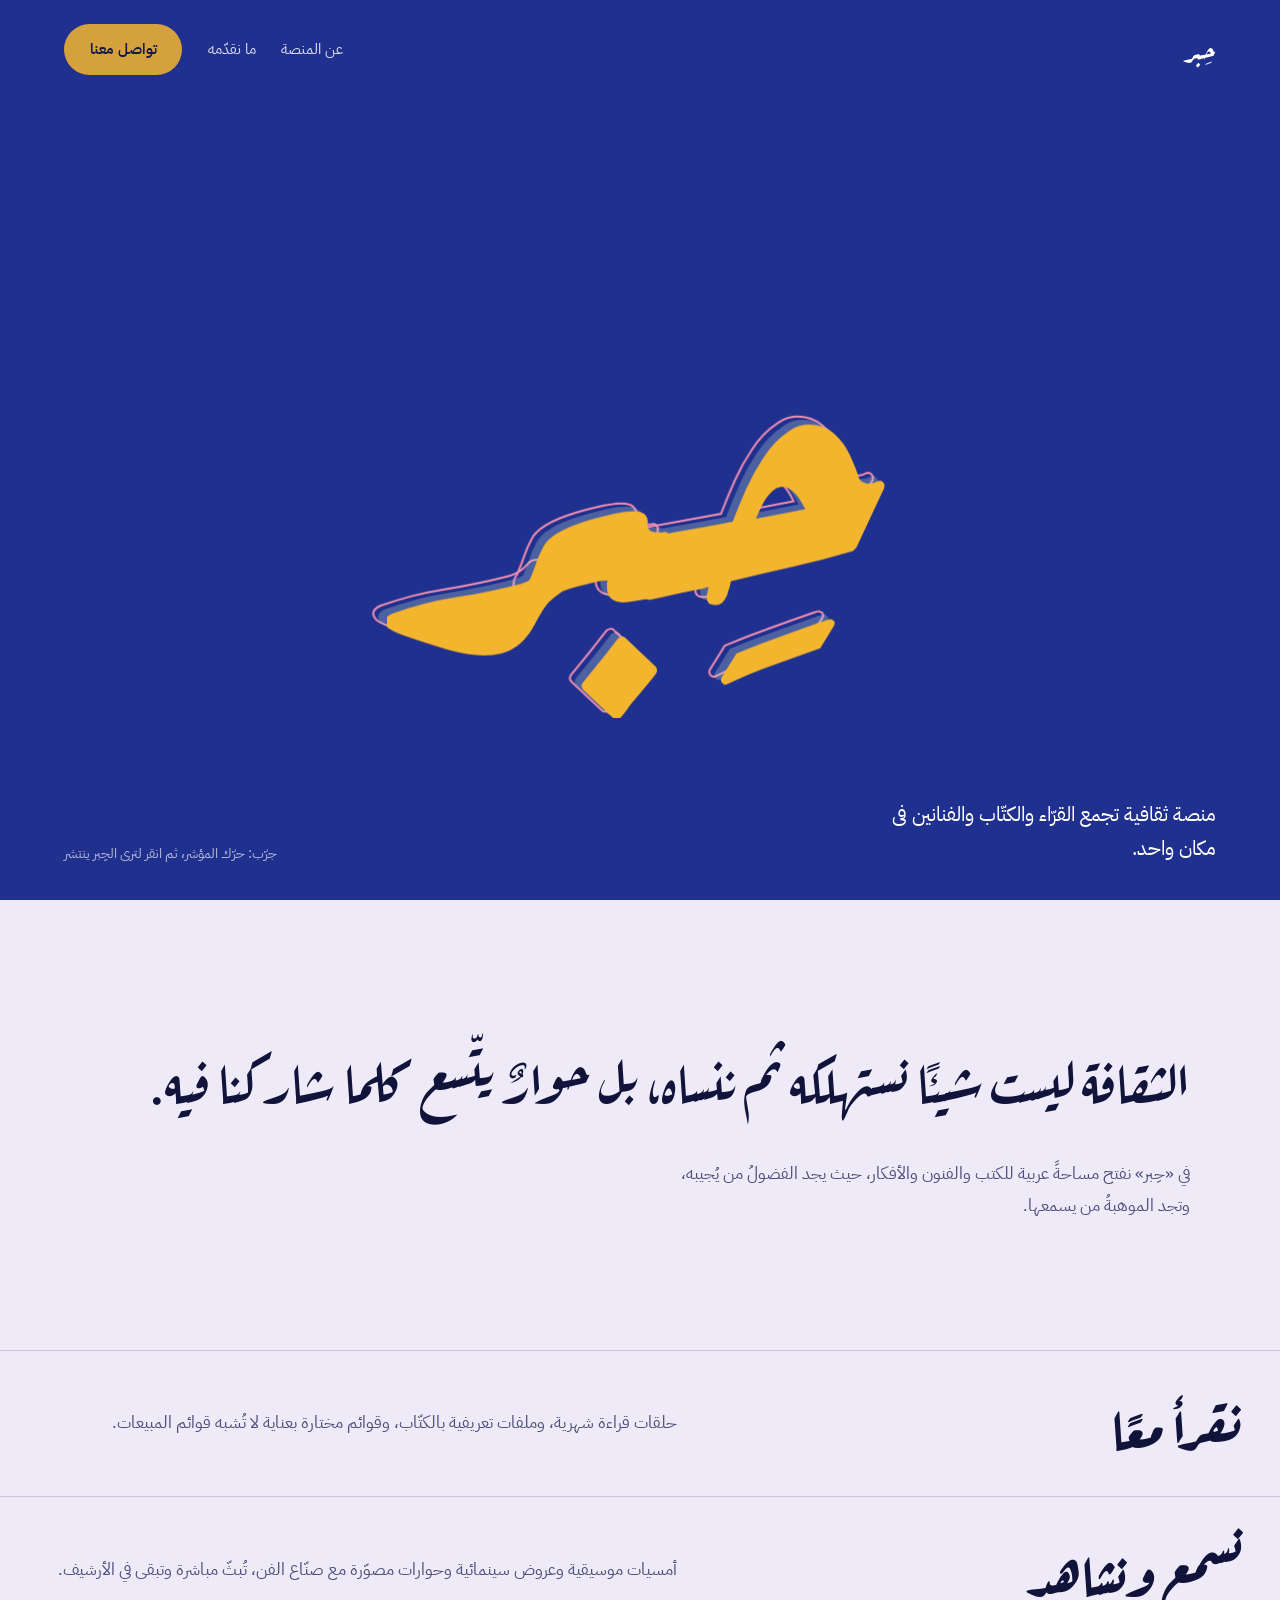
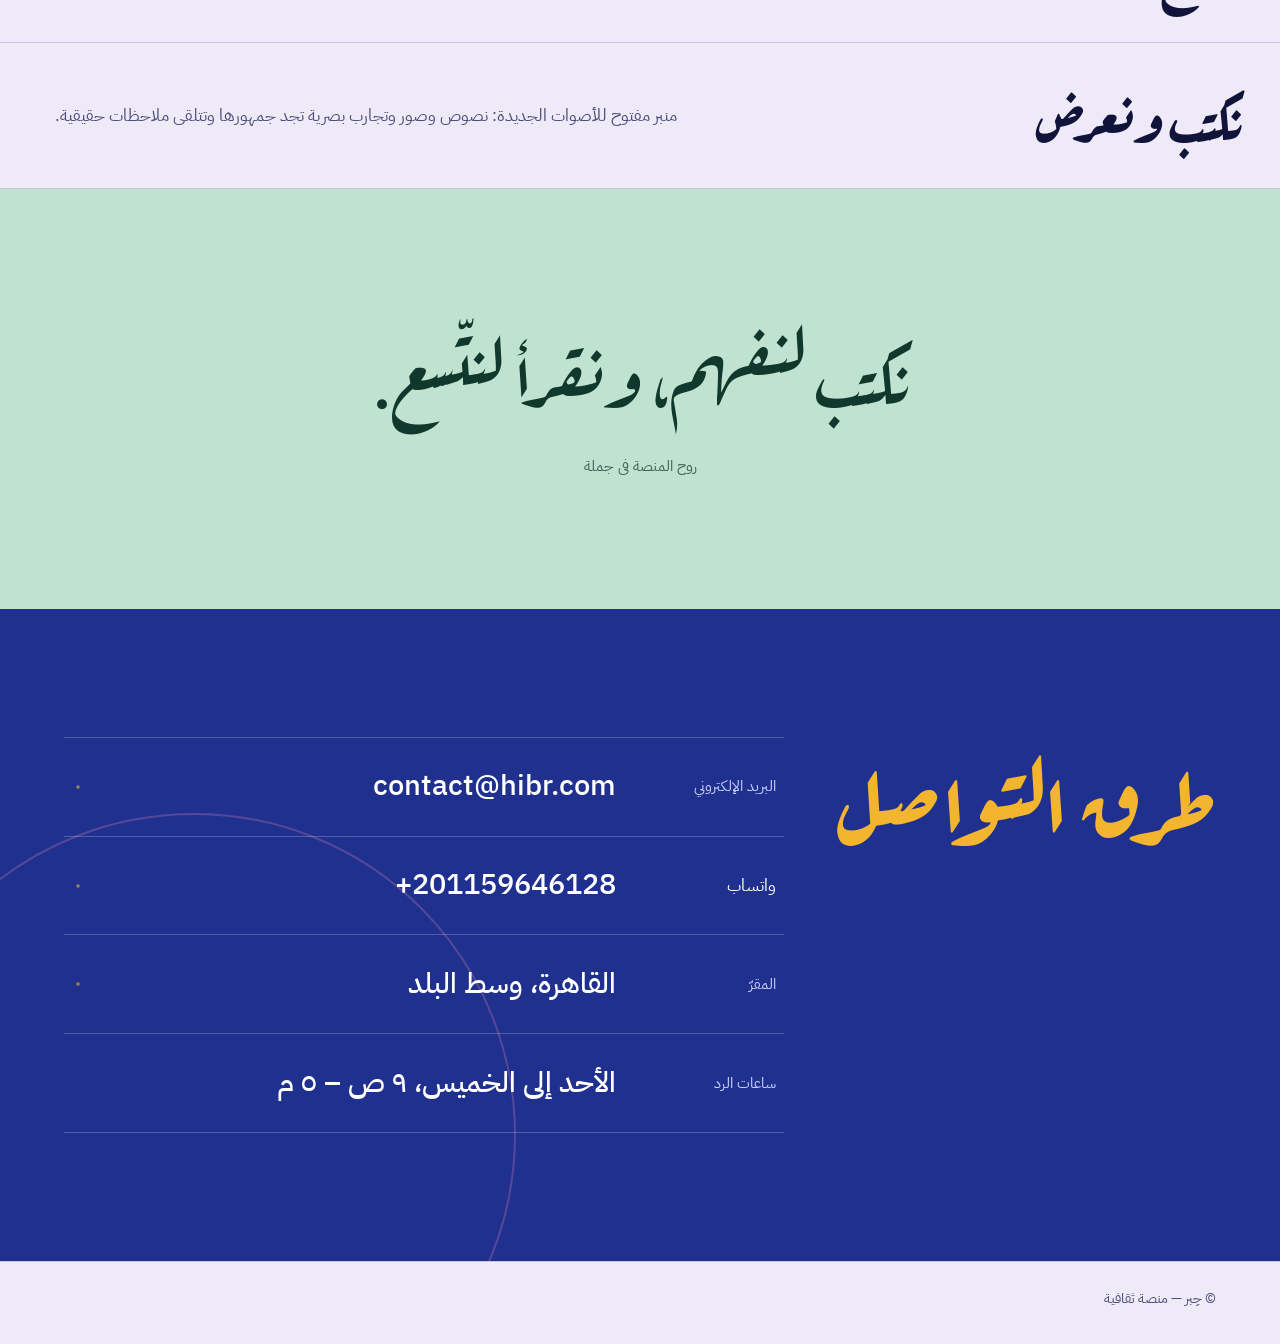
<file: index.html>
<!DOCTYPE html>
<html lang="ar" dir="rtl">

<head>
  <meta charset="utf-8">
  <meta name="viewport" content="width=device-width, initial-scale=1, viewport-fit=cover">
  <title>حِبر — منصة ثقافية</title>
  <link rel="icon" type="image/svg+xml"
    href="data:image/svg+xml,%3Csvg xmlns='http://www.w3.org/2000/svg' viewBox='0 0 64 64'%3E%3Crect width='64' height='64' rx='14' fill='%2320308f'/%3E%3Cpath d='M32 20c-5-3-12-4-19-3v28c7-1 14 0 19 3 5-3 12-4 19-3V17c-7-1-14 0-19 3z' fill='%23f4b52e'/%3E%3Cpath d='M32 20v28' stroke='%2320308f' stroke-width='2.5'/%3E%3C/svg%3E">
  <link rel="preconnect" href="https://fonts.googleapis.com">
  <link rel="preconnect" href="https://fonts.gstatic.com" crossorigin>
  <link
    href="https://fonts.googleapis.com/css2?family=Aref+Ruqaa:wght@400;700&family=IBM+Plex+Sans+Arabic:wght@400;500;600&display=swap"
    rel="stylesheet">
  <link rel="stylesheet" href="style.css">
</head>

<body>

  <header class="hero" id="hero">
    <div class="nav">
      <a class="logo" href="#hero">حِبر</a>
      <nav>
        <a href="#about">عن المنصة</a>
        <a href="#areas">ما نقدّمه</a>
        <a class="btn" href="#join">تواصل معنا</a>
      </nav>
    </div>
    <div class="stage">
      <h1 class="word" aria-label="حِبر">
        <span class="l1" aria-hidden="true">حِبر</span>
        <span class="l2" aria-hidden="true">حِبر</span>
        <span class="l3" aria-hidden="true">حِبر</span>
      </h1>
    </div>
    <div class="foot">
      <p>منصة ثقافية تجمع القرّاء والكتّاب والفنانين فى مكان واحد.</p>
      <p class="hint">جرّب: حرّك المؤشر، ثم انقر لترى الحِبر ينتشر</p>
    </div>
  </header>

  <main>
    <section class="wrap" id="about">
      <div class="statement">
        الثقافة ليست شيئًا نستهلكه ثم ننساه، بل حوارٌ يتّسع كلما شاركنا فيه.
        <small>في «حِبر» نفتح مساحةً عربية للكتب والفنون والأفكار، حيث يجد الفضولُ من يُجيبه، وتجد الموهبةُ من
          يسمعها.</small>
      </div>
    </section>

    <section id="areas">
      <ul class="areas">
        <li tabindex="0">
          <h3>نقرأ معًا</h3>
          <p>حلقات قراءة شهرية، وملفات تعريفية بالكتّاب، وقوائم مختارة بعناية لا تُشبه قوائم المبيعات.</p>
        </li>
        <li tabindex="0">
          <h3>نسمع ونشاهد</h3>
          <p>أمسيات موسيقية وعروض سينمائية وحوارات مصوّرة مع صنّاع الفن، تُبثّ مباشرة وتبقى في الأرشيف.</p>
        </li>
        <li tabindex="0">
          <h3>نكتب ونعرض</h3>
          <p>منبر مفتوح للأصوات الجديدة: نصوص وصور وتجارب بصرية تجد جمهورها وتتلقى ملاحظات حقيقية.</p>
        </li>
      </ul>
    </section>

    <section class="wrap quote">
      <blockquote>نكتب لنفهم، ونقرأ لنتّسع.</blockquote>
      <p>روح المنصة فى جملة</p>
    </section>

    <section class="wrap contact" id="join">
      <div class="contact-in">
        <h2>طرق التواصل</h2>
        <ul class="ways">
          <li><a class="way" href="mailto:hello@hibr.example"><span class="lbl">البريد الإلكتروني</span><span
                class="val">contact@hibr.com</span></a></li>
          <li><a class="way" href="https://wa.me/201159646128" target="_blank><span class=" lbl">واتساب</span><span
                class="val">+201159646128</span></a></li>
          <li><a class="way" href="https://www.google.com/maps/search/?api=1&query=Downtown+Cairo,+Egypt"
              target="_blank" rel="noopener"><span class="lbl">المقرّ</span><span class="val ar">القاهرة، وسط
                البلد</span></a></li>
          <li>
            <div class="way"><span class="lbl">ساعات الرد</span><span class="val ar">الأحد إلى الخميس، ٩ ص – ٥ م</span>
            </div>
          </li>
        </ul>
      </div>
    </section>
  </main>

  <footer>
    <span>© حِبر — منصة ثقافية</span>
  </footer>

  <script src="script.js"></script>
</body>

</html>
</file>
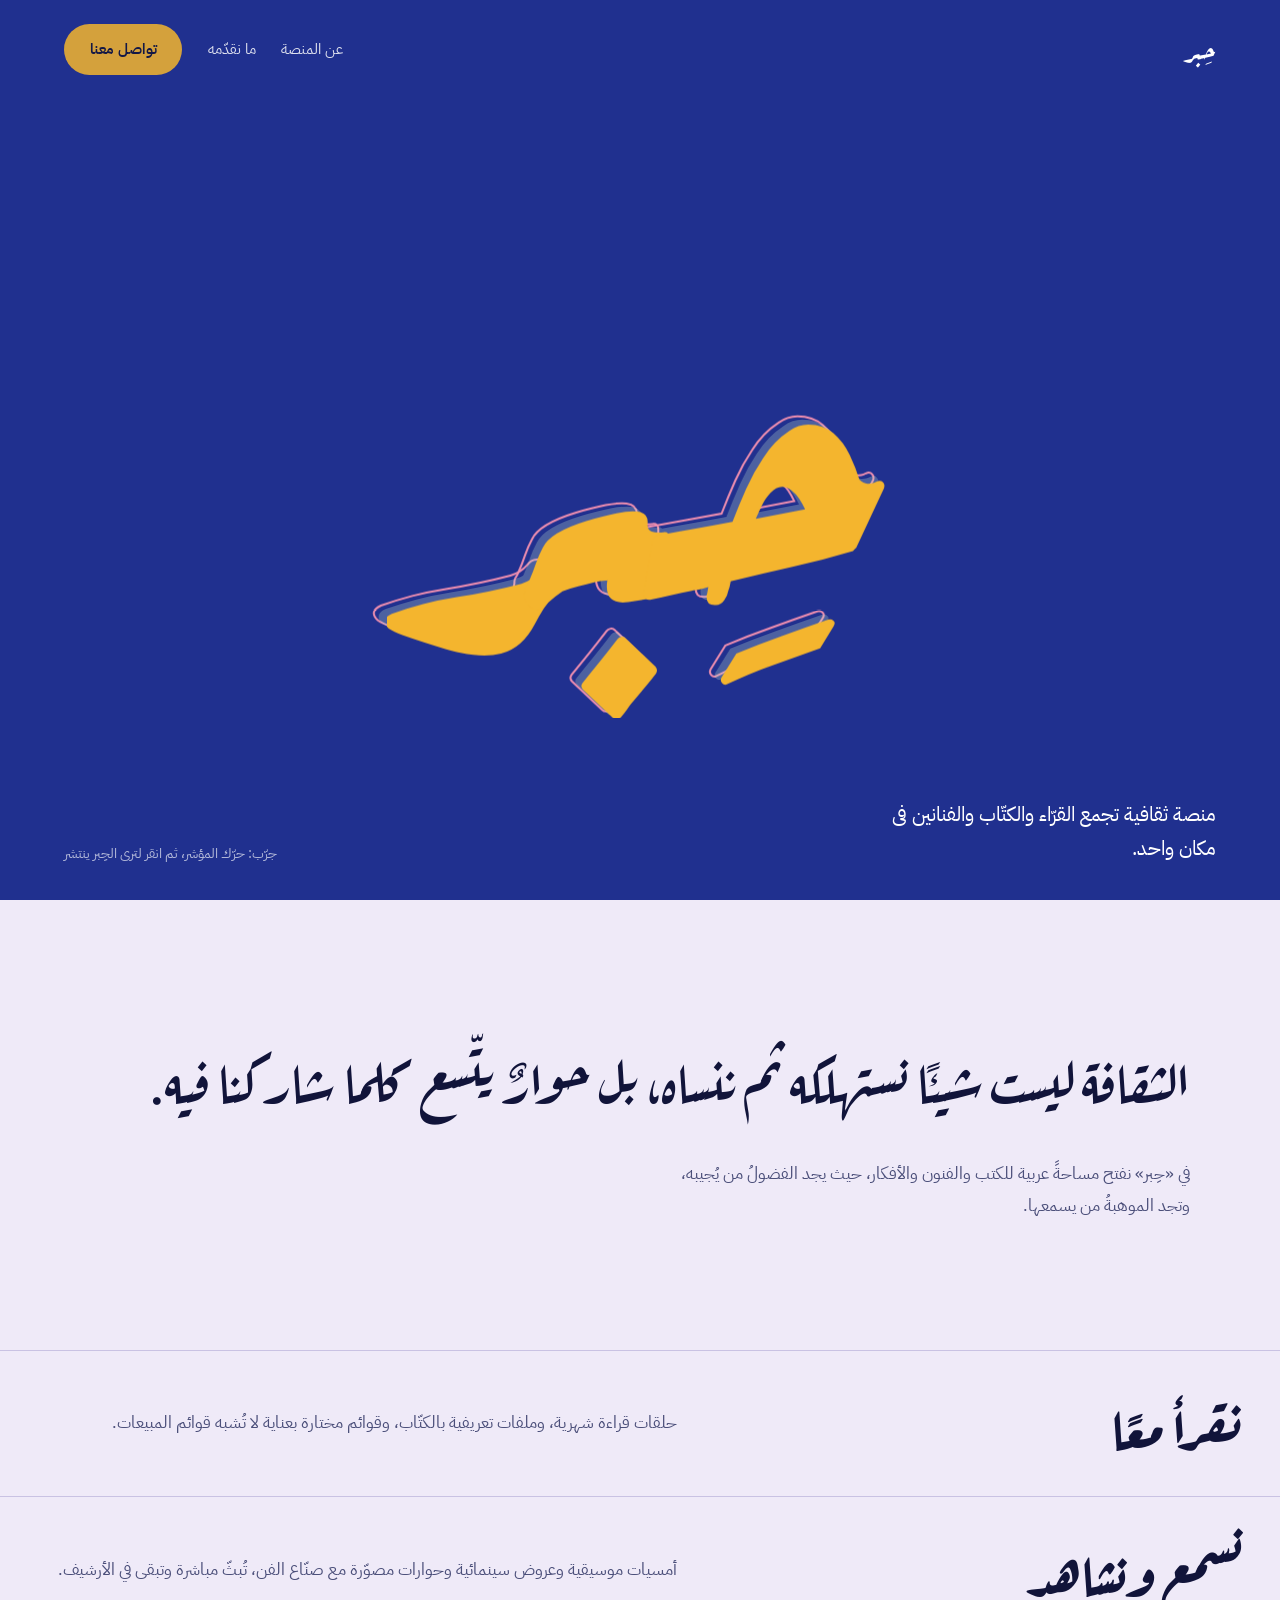
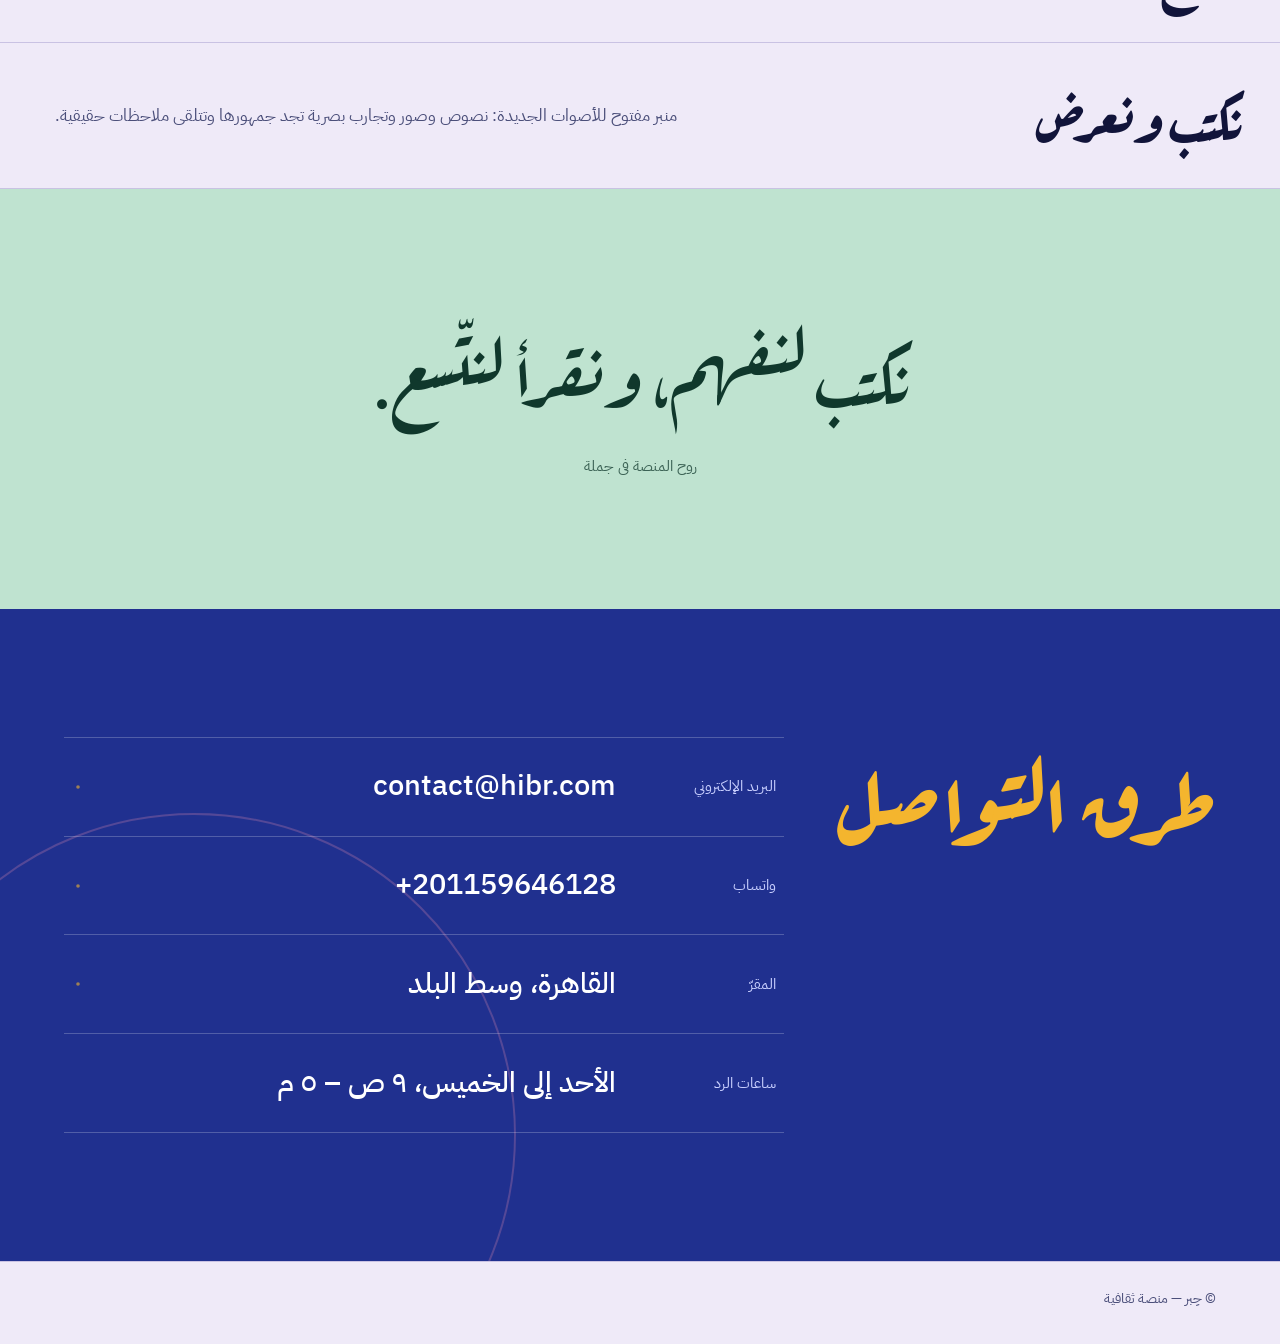
<file: حِبر — منصة ثقافية.html>
<!DOCTYPE html>
<html lang="ar" dir="rtl">

<head>
  <meta charset="utf-8">
  <meta name="viewport" content="width=device-width, initial-scale=1, viewport-fit=cover">
  <title>حِبر — منصة ثقافية</title>
  <link rel="preconnect" href="https://fonts.googleapis.com">
  <link rel="preconnect" href="https://fonts.gstatic.com" crossorigin>
  <link
    href="https://fonts.googleapis.com/css2?family=Aref+Ruqaa:wght@400;700&family=IBM+Plex+Sans+Arabic:wght@400;500;600&display=swap"
    rel="stylesheet">
  <link rel="stylesheet" href="حِبر — منصة ثقافية.css">
</head>

<body>

  <header class="hero" id="hero">
    <div class="nav">
      <a class="logo" href="#hero">حِبر</a>
      <nav>
        <a href="#about">عن المنصة</a>
        <a href="#areas">ما نقدّمه</a>
        <a class="btn" href="#join">تواصل معنا</a>
      </nav>
    </div>
    <div class="stage">
      <h1 class="word" aria-label="حِبر">
        <span class="l1" aria-hidden="true">حِبر</span>
        <span class="l2" aria-hidden="true">حِبر</span>
        <span class="l3" aria-hidden="true">حِبر</span>
      </h1>
    </div>
    <div class="foot">
      <p>منصة ثقافية تجمع القرّاء والكتّاب والفنانين فى مكان واحد.</p>
      <p class="hint">جرّب: حرّك المؤشر، ثم انقر لترى الحِبر ينتشر</p>
    </div>
  </header>

  <main>
    <section class="wrap" id="about">
      <div class="statement">
        الثقافة ليست شيئًا نستهلكه ثم ننساه، بل حوارٌ يتّسع كلما شاركنا فيه.
        <small>في «حِبر» نفتح مساحةً عربية للكتب والفنون والأفكار، حيث يجد الفضولُ من يُجيبه، وتجد الموهبةُ من
          يسمعها.</small>
      </div>
    </section>

    <section id="areas">
      <ul class="areas">
        <li tabindex="0">
          <h3>نقرأ معًا</h3>
          <p>حلقات قراءة شهرية، وملفات تعريفية بالكتّاب، وقوائم مختارة بعناية لا تُشبه قوائم المبيعات.</p>
        </li>
        <li tabindex="0">
          <h3>نسمع ونشاهد</h3>
          <p>أمسيات موسيقية وعروض سينمائية وحوارات مصوّرة مع صنّاع الفن، تُبثّ مباشرة وتبقى في الأرشيف.</p>
        </li>
        <li tabindex="0">
          <h3>نكتب ونعرض</h3>
          <p>منبر مفتوح للأصوات الجديدة: نصوص وصور وتجارب بصرية تجد جمهورها وتتلقى ملاحظات حقيقية.</p>
        </li>
      </ul>
    </section>

    <section class="wrap quote">
      <blockquote>نكتب لنفهم، ونقرأ لنتّسع.</blockquote>
      <p>روح المنصة فى جملة</p>
    </section>

    <section class="wrap contact" id="join">
      <div class="contact-in">
        <h2>طرق التواصل</h2>
        <ul class="ways">
          <li><a class="way" href="mailto:hello@hibr.example"><span class="lbl">البريد الإلكتروني</span><span
                class="val">contact@hibr.com</span></a></li>
          <li><a class="way" href="https://wa.me/201159646128"><span class="lbl">واتساب</span><span
                class="val">+201159646128</span></a></li>
          <li><a class="way" href="https://www.google.com/maps/search/?api=1&query=Downtown+Cairo,+Egypt"
              target="_blank" rel="noopener"><span class="lbl">المقرّ</span><span class="val ar">القاهرة، وسط
                البلد</span></a></li>
          <li>
            <div class="way"><span class="lbl">ساعات الرد</span><span class="val ar">الأحد إلى الخميس، ٩ ص – ٥ م</span>
            </div>
          </li>
        </ul>
      </div>
    </section>
  </main>

  <footer>
    <span>© حِبر — منصة ثقافية</span>
  </footer>

  <script src="حِبر — منصة ثقافية.js"></script>
</body>

</html>
</file>
<file: style.css>
:root {
        --bg: #efeaf8;
        --fg: #11143a;
        --muted: #4b4f7a;
        --lapis: #20308f;
        --saffron: #f4b52e;
        --rose: #f08fb0;
        --mint: #bfe3d0;
        --mint-fg: #10382c;
        --line: #c9c2e3;
        box-sizing: border-box;
        padding-top: env(safe-area-inset-top, 0px);
        padding-bottom: env(safe-area-inset-bottom, 0px);
        color-scheme: light
    }

    html {
        scroll-padding-top: env(safe-area-inset-top, 0px)
    }

    @media (prefers-color-scheme:dark) {
        :root:not([data-theme="light"]) {
            --bg: #0d0f2b;
            --fg: #ece9f7;
            --muted: #a9acd3;
            --mint: #12382f;
            --mint-fg: #cdeee0;
            --line: #2a2f6b;
            color-scheme: dark
        }
    }

    :root[data-theme="dark"] {
        --bg: #0d0f2b;
        --fg: #ece9f7;
        --muted: #a9acd3;
        --mint: #12382f;
        --mint-fg: #cdeee0;
        --line: #2a2f6b;
        color-scheme: dark
    }

    * {
        box-sizing: border-box;
        margin: 0
    }

    body {
        background: var(--bg);
        color: var(--fg);
        font-family: "IBM Plex Sans Arabic", Tahoma, "Segoe UI", sans-serif;
        line-height: 1.9;
        font-size: 1.05rem;
        overflow-x: hidden
    }

    .display {
        font-family: "Aref Ruqaa", "Amiri", "Traditional Arabic", serif
    }

    a {
        color: inherit
    }

    :focus-visible {
        outline: 3px solid var(--saffron);
        outline-offset: 3px
    }

    /* Hero */
    .hero {
        position: relative;
        min-height: 100svh;
        background: var(--lapis);
        color: #fff;
        display: flex;
        flex-direction: column;
        overflow: hidden;
        isolation: isolate
    }

    .nav {
        display: flex;
        justify-content: space-between;
        align-items: center;
        padding: 1.4rem clamp(1.2rem, 5vw, 4rem);
        position: relative;
        z-index: 3
    }

    .logo {
        font-family: "Aref Ruqaa", serif;
        font-size: 1.8rem;
        text-decoration: none
    }

    .nav nav {
        display: flex;
        gap: 1.6rem;
        align-items: center;
        font-size: .95rem
    }

    .nav nav a {
        text-decoration: none;
        opacity: .85
    }

    .nav nav a:hover {
        opacity: 1
    }

    .btn {
        display: inline-block;
        padding: .7rem 1.6rem;
        border-radius: 999px;
        background: var(--saffron);
        color: #11143a;
        font-weight: 600;
        text-decoration: none;
        transition: transform .25s, background .25s
    }

    .btn:hover {
        transform: translateY(-3px);
        background: #fff
    }

    .stage {
        flex: 1;
        display: grid;
        place-items: center;
        position: relative;
        z-index: 2;
        padding: 0 1rem
    }

    .word {
        display: grid;
        font-family: "Aref Ruqaa", serif;
        font-weight: 700;
        font-size: clamp(9rem, 36vw, 28rem);
        line-height: 1.25;
        cursor: crosshair;
        user-select: none;
        -webkit-user-select: none
    }

    .word span {
        grid-area: 1/1;
        will-change: transform;
        text-align: center
    }

    .l1 {
        color: transparent;
        -webkit-text-stroke: 2px var(--rose);
        transform: translate(calc(var(--px, 0)*-46px), calc(var(--py, 0)*-30px));
        animation: fade 1.2s 1.2s both
    }

    .l2 {
        color: var(--mint);
        opacity: .28;
        transform: translate(calc(var(--px, 0)*-22px), calc(var(--py, 0)*-14px));
        animation: fade 1.2s 1.0s both
    }

    .l3 {
        color: var(--saffron);
        transform: translate(calc(var(--px, 0)*10px), calc(var(--py, 0)*8px));
        animation: wipe 1.7s cubic-bezier(.7, 0, .2, 1) both
    }

    @keyframes wipe {
        from {
            clip-path: inset(0 0 0 100%)
        }

        to {
            clip-path: inset(0)
        }
    }

    @keyframes fade {
        from {
            opacity: 0
        }
    }

    .foot {
        display: flex;
        justify-content: space-between;
        align-items: flex-end;
        gap: 1.5rem;
        flex-wrap: wrap;
        padding: 1.5rem clamp(1.2rem, 5vw, 4rem) 2.2rem;
        position: relative;
        z-index: 3
    }

    .foot p {
        max-width: 30ch;
        font-size: 1.25rem;
        line-height: 1.7;
        animation: fade 1s 1.8s both
    }

    .foot .hint {
        font-size: .85rem;
        opacity: .65;
        max-width: none
    }

    .ink {
        position: absolute;
        border-radius: 50%;
        pointer-events: none;
        width: 40px;
        height: 40px;
        margin: -20px 0 0 -20px;
        background: var(--rose);
        mix-blend-mode: screen;
        opacity: .55;
        animation: drop 1.4s ease-out forwards;
        z-index: 1
    }

    @keyframes drop {
        to {
            transform: scale(40);
            opacity: 0
        }
    }

    /* Sections */
    .wrap {
        padding: clamp(4rem, 10vw, 8rem) clamp(1.2rem, 5vw, 4rem)
    }

    .statement {
        max-width: 1100px;
        margin-inline: auto;
        font-family: "Aref Ruqaa", serif;
        font-size: clamp(1.9rem, 4.6vw, 3.6rem);
        line-height: 1.7
    }

    .statement small {
        display: block;
        margin-top: 2rem;
        font-family: "IBM Plex Sans Arabic", sans-serif;
        font-size: 1.05rem;
        color: var(--muted);
        max-width: 52ch;
        line-height: 1.9
    }

    .areas {
        list-style: none;
        padding: 0;
        border-top: 1px solid var(--line)
    }

    .areas li {
        display: grid;
        grid-template-columns: 1fr 1.2fr;
        gap: 2rem;
        align-items: center;
        padding: 2.2rem clamp(1rem, 3vw, 2.5rem);
        border-bottom: 1px solid var(--line);
        transition: background .35s, color .35s, padding .35s;
        cursor: default
    }

    .areas h3 {
        font-family: "Aref Ruqaa", serif;
        font-weight: 700;
        font-size: clamp(2rem, 5vw, 3.6rem);
        line-height: 1.3
    }

    .areas p {
        color: var(--muted);
        transition: color .35s
    }

    .areas li:hover,
    .areas li:focus-within {
        background: var(--lapis);
        color: #fff;
        padding-block: 3rem
    }

    .areas li:hover p,
    .areas li:focus-within p {
        color: #dfe3ff
    }

    .areas li:hover h3,
    .areas li:focus-within h3 {
        color: var(--saffron)
    }

    .quote {
        background: var(--mint);
        color: var(--mint-fg);
        text-align: center
    }

    .quote blockquote {
        font-family: "Aref Ruqaa", serif;
        font-size: clamp(2rem, 6vw, 4.6rem);
        line-height: 1.5;
        max-width: 18ch;
        margin-inline: auto
    }

    .quote p {
        margin-top: 1.5rem;
        opacity: .75;
        font-size: .95rem
    }

    .contact {
        background: var(--lapis);
        color: #fff;
        position: relative;
        overflow: hidden
    }

    .contact::before {
        content: "";
        position: absolute;
        inset: auto auto -30% -10%;
        width: 55vw;
        height: 55vw;
        max-width: 640px;
        max-height: 640px;
        border-radius: 50%;
        border: 2px solid var(--rose);
        opacity: .25;
        pointer-events: none
    }

    .contact-in {
        position: relative;
        max-width: 1200px;
        margin-inline: auto;
        display: grid;
        grid-template-columns: .8fr 1.5fr;
        gap: 3rem;
        align-items: start
    }

    .contact h2 {
        font-family: "Aref Ruqaa", serif;
        font-weight: 700;
        color: var(--saffron);
        font-size: clamp(3rem, 8vw, 6rem);
        line-height: 1.3
    }

    .ways {
        list-style: none;
        padding: 0;
        border-top: 1px solid rgba(255, 255, 255, .22)
    }

    .ways li {
        border-bottom: 1px solid rgba(255, 255, 255, .22)
    }

    .way {
        display: grid;
        grid-template-columns: 9rem 1fr auto;
        align-items: center;
        gap: 1rem;
        padding: 1.35rem .5rem;
        text-decoration: none;
        transition: padding .3s, background .3s
    }

    .way .lbl {
        font-size: .95rem;
        color: #c9d0ff
    }

    .way .val {
        direction: ltr;
        unicode-bidi: isolate;
        text-align: right;
        font-size: clamp(1.15rem, 2.6vw, 1.8rem);
        font-weight: 500;
        transition: color .3s
    }

    .way .val.ar {
        direction: rtl;
        unicode-bidi: normal
    }

    a.way::after {
        content: "";
        width: 12px;
        height: 12px;
        border-radius: 50%;
        background: var(--saffron);
        transform: scale(.3);
        opacity: .6;
        transition: transform .3s, opacity .3s
    }

    a.way:hover,
    a.way:focus-visible {
        padding-inline: 1.5rem;
        background: rgba(255, 255, 255, .07)
    }

    a.way:hover .val,
    a.way:focus-visible .val {
        color: var(--saffron)
    }

    a.way:hover::after,
    a.way:focus-visible::after {
        transform: scale(1);
        opacity: 1
    }

    @media (max-width:720px) {
        .contact-in {
            grid-template-columns: 1fr;
            gap: 1.5rem
        }

        .way {
            grid-template-columns: 1fr auto;
            gap: .1rem 1rem
        }

        .way .lbl {
            grid-column: 1/-1
        }
    }

    footer {
        padding: 1.5rem clamp(1.2rem, 5vw, 4rem) 2rem;
        color: var(--muted);
        font-size: .85rem;
        border-top: 1px solid var(--line);
        display: flex;
        justify-content: space-between;
        flex-wrap: wrap;
        gap: .5rem
    }

    @media (max-width:720px) {
        .nav nav a:not(.btn) {
            display: none
        }

        .areas li {
            grid-template-columns: 1fr;
            gap: .6rem
        }

        .foot {
            align-items: flex-start
        }
    }

    @media (prefers-reduced-motion:reduce) {
        * {
            animation: none !important;
            transition: none !important
        }

        .l3 {
            clip-path: none
        }
    }
</file>
<file: حِبر — منصة ثقافية.css>
:root {
        --bg: #efeaf8;
        --fg: #11143a;
        --muted: #4b4f7a;
        --lapis: #20308f;
        --saffron: #f4b52e;
        --rose: #f08fb0;
        --mint: #bfe3d0;
        --mint-fg: #10382c;
        --line: #c9c2e3;
        box-sizing: border-box;
        padding-top: env(safe-area-inset-top, 0px);
        padding-bottom: env(safe-area-inset-bottom, 0px);
        color-scheme: light
    }

    html {
        scroll-padding-top: env(safe-area-inset-top, 0px)
    }

    @media (prefers-color-scheme:dark) {
        :root:not([data-theme="light"]) {
            --bg: #0d0f2b;
            --fg: #ece9f7;
            --muted: #a9acd3;
            --mint: #12382f;
            --mint-fg: #cdeee0;
            --line: #2a2f6b;
            color-scheme: dark
        }
    }

    :root[data-theme="dark"] {
        --bg: #0d0f2b;
        --fg: #ece9f7;
        --muted: #a9acd3;
        --mint: #12382f;
        --mint-fg: #cdeee0;
        --line: #2a2f6b;
        color-scheme: dark
    }

    * {
        box-sizing: border-box;
        margin: 0
    }

    body {
        background: var(--bg);
        color: var(--fg);
        font-family: "IBM Plex Sans Arabic", Tahoma, "Segoe UI", sans-serif;
        line-height: 1.9;
        font-size: 1.05rem;
        overflow-x: hidden
    }

    .display {
        font-family: "Aref Ruqaa", "Amiri", "Traditional Arabic", serif
    }

    a {
        color: inherit
    }

    :focus-visible {
        outline: 3px solid var(--saffron);
        outline-offset: 3px
    }

    /* Hero */
    .hero {
        position: relative;
        min-height: 100svh;
        background: var(--lapis);
        color: #fff;
        display: flex;
        flex-direction: column;
        overflow: hidden;
        isolation: isolate
    }

    .nav {
        display: flex;
        justify-content: space-between;
        align-items: center;
        padding: 1.4rem clamp(1.2rem, 5vw, 4rem);
        position: relative;
        z-index: 3
    }

    .logo {
        font-family: "Aref Ruqaa", serif;
        font-size: 1.8rem;
        text-decoration: none
    }

    .nav nav {
        display: flex;
        gap: 1.6rem;
        align-items: center;
        font-size: .95rem
    }

    .nav nav a {
        text-decoration: none;
        opacity: .85
    }

    .nav nav a:hover {
        opacity: 1
    }

    .btn {
        display: inline-block;
        padding: .7rem 1.6rem;
        border-radius: 999px;
        background: var(--saffron);
        color: #11143a;
        font-weight: 600;
        text-decoration: none;
        transition: transform .25s, background .25s
    }

    .btn:hover {
        transform: translateY(-3px);
        background: #fff
    }

    .stage {
        flex: 1;
        display: grid;
        place-items: center;
        position: relative;
        z-index: 2;
        padding: 0 1rem
    }

    .word {
        display: grid;
        font-family: "Aref Ruqaa", serif;
        font-weight: 700;
        font-size: clamp(9rem, 36vw, 28rem);
        line-height: 1.25;
        cursor: crosshair;
        user-select: none;
        -webkit-user-select: none
    }

    .word span {
        grid-area: 1/1;
        will-change: transform;
        text-align: center
    }

    .l1 {
        color: transparent;
        -webkit-text-stroke: 2px var(--rose);
        transform: translate(calc(var(--px, 0)*-46px), calc(var(--py, 0)*-30px));
        animation: fade 1.2s 1.2s both
    }

    .l2 {
        color: var(--mint);
        opacity: .28;
        transform: translate(calc(var(--px, 0)*-22px), calc(var(--py, 0)*-14px));
        animation: fade 1.2s 1.0s both
    }

    .l3 {
        color: var(--saffron);
        transform: translate(calc(var(--px, 0)*10px), calc(var(--py, 0)*8px));
        animation: wipe 1.7s cubic-bezier(.7, 0, .2, 1) both
    }

    @keyframes wipe {
        from {
            clip-path: inset(0 0 0 100%)
        }

        to {
            clip-path: inset(0)
        }
    }

    @keyframes fade {
        from {
            opacity: 0
        }
    }

    .foot {
        display: flex;
        justify-content: space-between;
        align-items: flex-end;
        gap: 1.5rem;
        flex-wrap: wrap;
        padding: 1.5rem clamp(1.2rem, 5vw, 4rem) 2.2rem;
        position: relative;
        z-index: 3
    }

    .foot p {
        max-width: 30ch;
        font-size: 1.25rem;
        line-height: 1.7;
        animation: fade 1s 1.8s both
    }

    .foot .hint {
        font-size: .85rem;
        opacity: .65;
        max-width: none
    }

    .ink {
        position: absolute;
        border-radius: 50%;
        pointer-events: none;
        width: 40px;
        height: 40px;
        margin: -20px 0 0 -20px;
        background: var(--rose);
        mix-blend-mode: screen;
        opacity: .55;
        animation: drop 1.4s ease-out forwards;
        z-index: 1
    }

    @keyframes drop {
        to {
            transform: scale(40);
            opacity: 0
        }
    }

    /* Sections */
    .wrap {
        padding: clamp(4rem, 10vw, 8rem) clamp(1.2rem, 5vw, 4rem)
    }

    .statement {
        max-width: 1100px;
        margin-inline: auto;
        font-family: "Aref Ruqaa", serif;
        font-size: clamp(1.9rem, 4.6vw, 3.6rem);
        line-height: 1.7
    }

    .statement small {
        display: block;
        margin-top: 2rem;
        font-family: "IBM Plex Sans Arabic", sans-serif;
        font-size: 1.05rem;
        color: var(--muted);
        max-width: 52ch;
        line-height: 1.9
    }

    .areas {
        list-style: none;
        padding: 0;
        border-top: 1px solid var(--line)
    }

    .areas li {
        display: grid;
        grid-template-columns: 1fr 1.2fr;
        gap: 2rem;
        align-items: center;
        padding: 2.2rem clamp(1rem, 3vw, 2.5rem);
        border-bottom: 1px solid var(--line);
        transition: background .35s, color .35s, padding .35s;
        cursor: default
    }

    .areas h3 {
        font-family: "Aref Ruqaa", serif;
        font-weight: 700;
        font-size: clamp(2rem, 5vw, 3.6rem);
        line-height: 1.3
    }

    .areas p {
        color: var(--muted);
        transition: color .35s
    }

    .areas li:hover,
    .areas li:focus-within {
        background: var(--lapis);
        color: #fff;
        padding-block: 3rem
    }

    .areas li:hover p,
    .areas li:focus-within p {
        color: #dfe3ff
    }

    .areas li:hover h3,
    .areas li:focus-within h3 {
        color: var(--saffron)
    }

    .quote {
        background: var(--mint);
        color: var(--mint-fg);
        text-align: center
    }

    .quote blockquote {
        font-family: "Aref Ruqaa", serif;
        font-size: clamp(2rem, 6vw, 4.6rem);
        line-height: 1.5;
        max-width: 18ch;
        margin-inline: auto
    }

    .quote p {
        margin-top: 1.5rem;
        opacity: .75;
        font-size: .95rem
    }

    .contact {
        background: var(--lapis);
        color: #fff;
        position: relative;
        overflow: hidden
    }

    .contact::before {
        content: "";
        position: absolute;
        inset: auto auto -30% -10%;
        width: 55vw;
        height: 55vw;
        max-width: 640px;
        max-height: 640px;
        border-radius: 50%;
        border: 2px solid var(--rose);
        opacity: .25;
        pointer-events: none
    }

    .contact-in {
        position: relative;
        max-width: 1200px;
        margin-inline: auto;
        display: grid;
        grid-template-columns: .8fr 1.5fr;
        gap: 3rem;
        align-items: start
    }

    .contact h2 {
        font-family: "Aref Ruqaa", serif;
        font-weight: 700;
        color: var(--saffron);
        font-size: clamp(3rem, 8vw, 6rem);
        line-height: 1.3
    }

    .ways {
        list-style: none;
        padding: 0;
        border-top: 1px solid rgba(255, 255, 255, .22)
    }

    .ways li {
        border-bottom: 1px solid rgba(255, 255, 255, .22)
    }

    .way {
        display: grid;
        grid-template-columns: 9rem 1fr auto;
        align-items: center;
        gap: 1rem;
        padding: 1.35rem .5rem;
        text-decoration: none;
        transition: padding .3s, background .3s
    }

    .way .lbl {
        font-size: .95rem;
        color: #c9d0ff
    }

    .way .val {
        direction: ltr;
        unicode-bidi: isolate;
        text-align: right;
        font-size: clamp(1.15rem, 2.6vw, 1.8rem);
        font-weight: 500;
        transition: color .3s
    }

    .way .val.ar {
        direction: rtl;
        unicode-bidi: normal
    }

    a.way::after {
        content: "";
        width: 12px;
        height: 12px;
        border-radius: 50%;
        background: var(--saffron);
        transform: scale(.3);
        opacity: .6;
        transition: transform .3s, opacity .3s
    }

    a.way:hover,
    a.way:focus-visible {
        padding-inline: 1.5rem;
        background: rgba(255, 255, 255, .07)
    }

    a.way:hover .val,
    a.way:focus-visible .val {
        color: var(--saffron)
    }

    a.way:hover::after,
    a.way:focus-visible::after {
        transform: scale(1);
        opacity: 1
    }

    @media (max-width:720px) {
        .contact-in {
            grid-template-columns: 1fr;
            gap: 1.5rem
        }

        .way {
            grid-template-columns: 1fr auto;
            gap: .1rem 1rem
        }

        .way .lbl {
            grid-column: 1/-1
        }
    }

    footer {
        padding: 1.5rem clamp(1.2rem, 5vw, 4rem) 2rem;
        color: var(--muted);
        font-size: .85rem;
        border-top: 1px solid var(--line);
        display: flex;
        justify-content: space-between;
        flex-wrap: wrap;
        gap: .5rem
    }

    @media (max-width:720px) {
        .nav nav a:not(.btn) {
            display: none
        }

        .areas li {
            grid-template-columns: 1fr;
            gap: .6rem
        }

        .foot {
            align-items: flex-start
        }
    }

    @media (prefers-reduced-motion:reduce) {
        * {
            animation: none !important;
            transition: none !important
        }

        .l3 {
            clip-path: none
        }
    }
</file>
